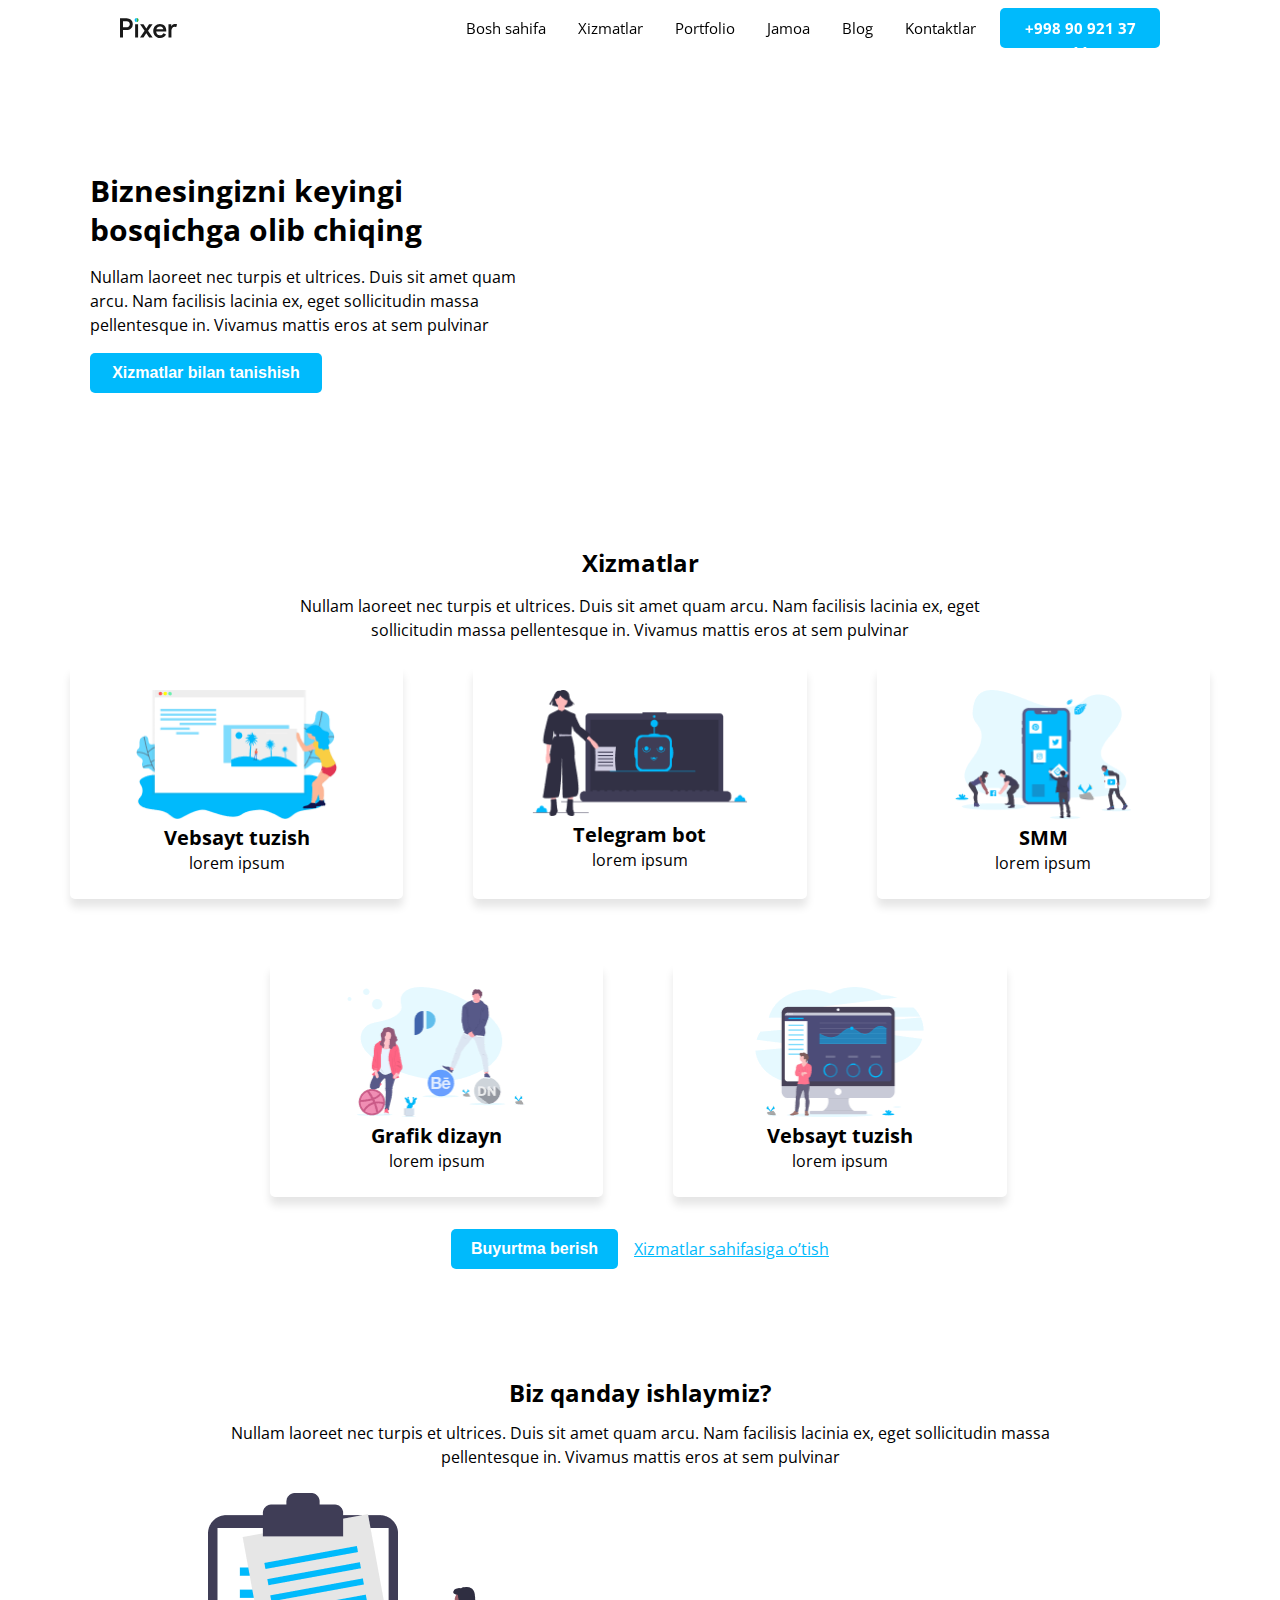
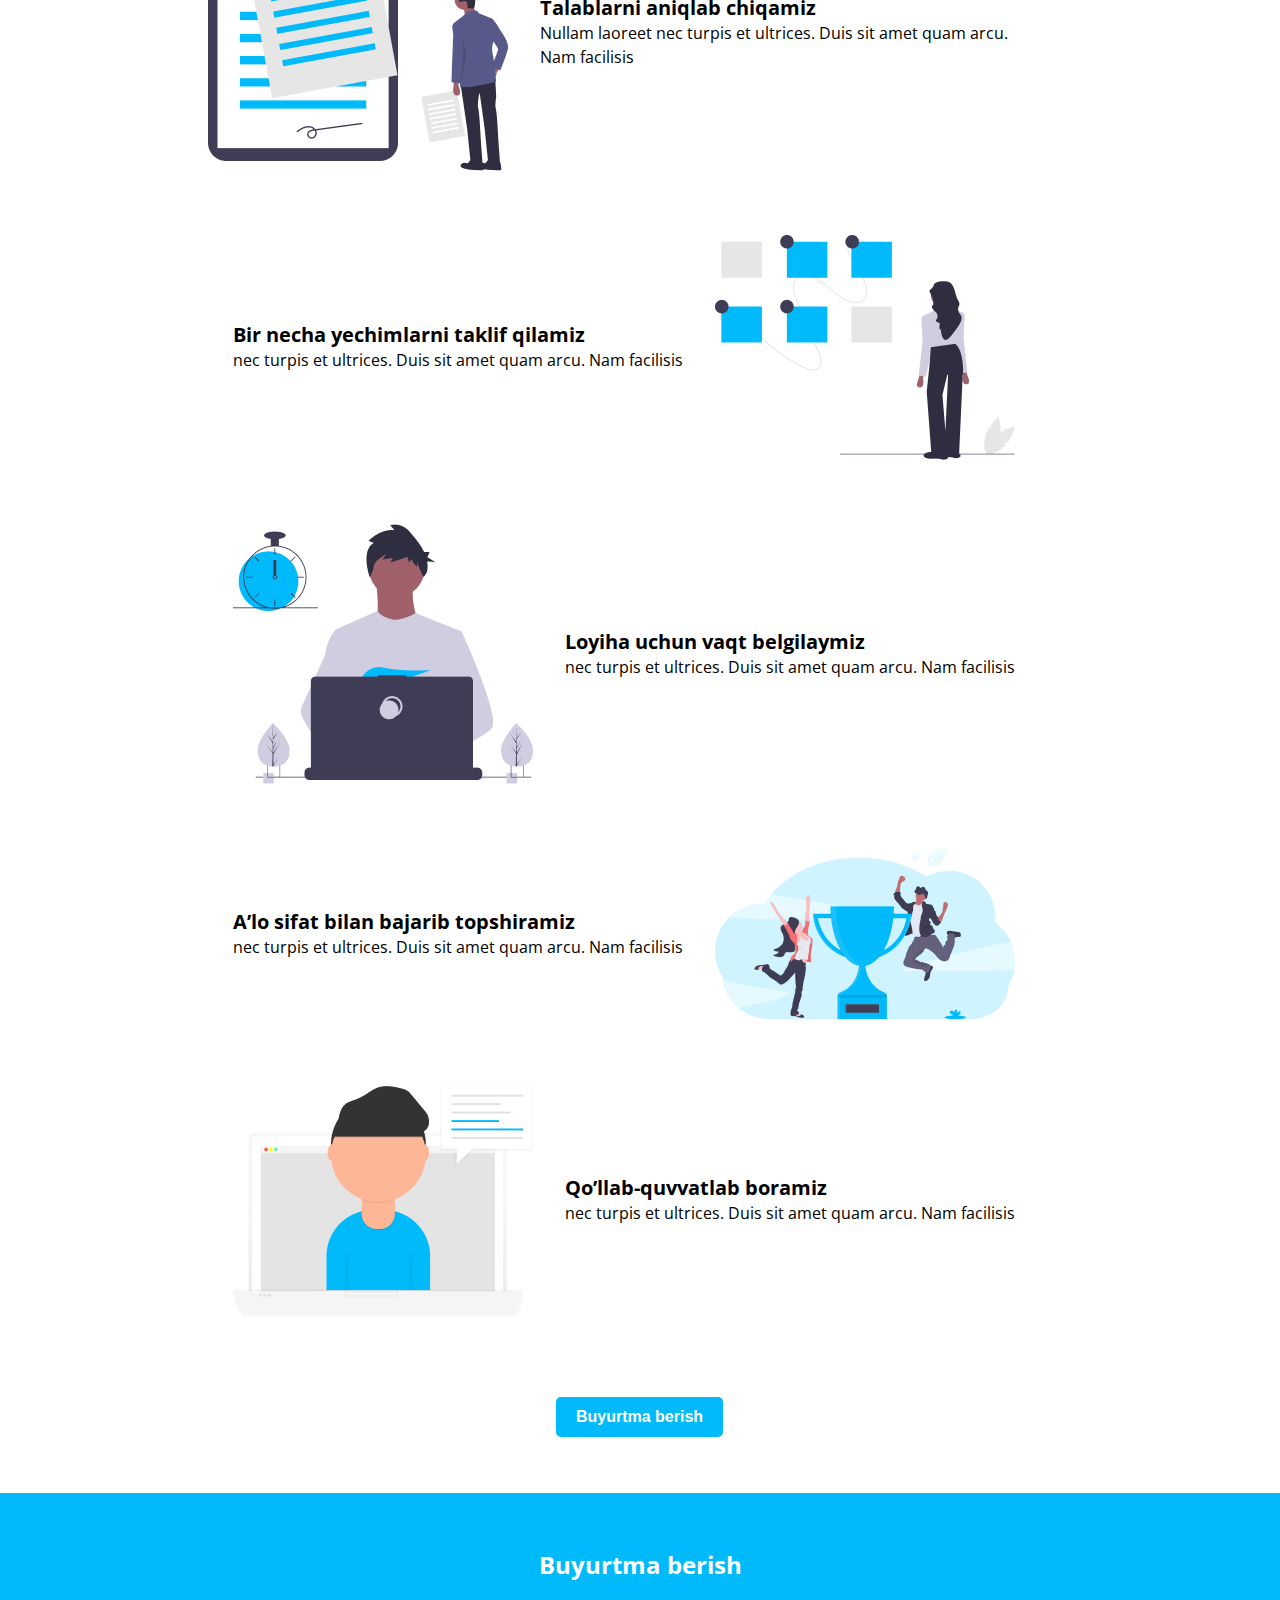
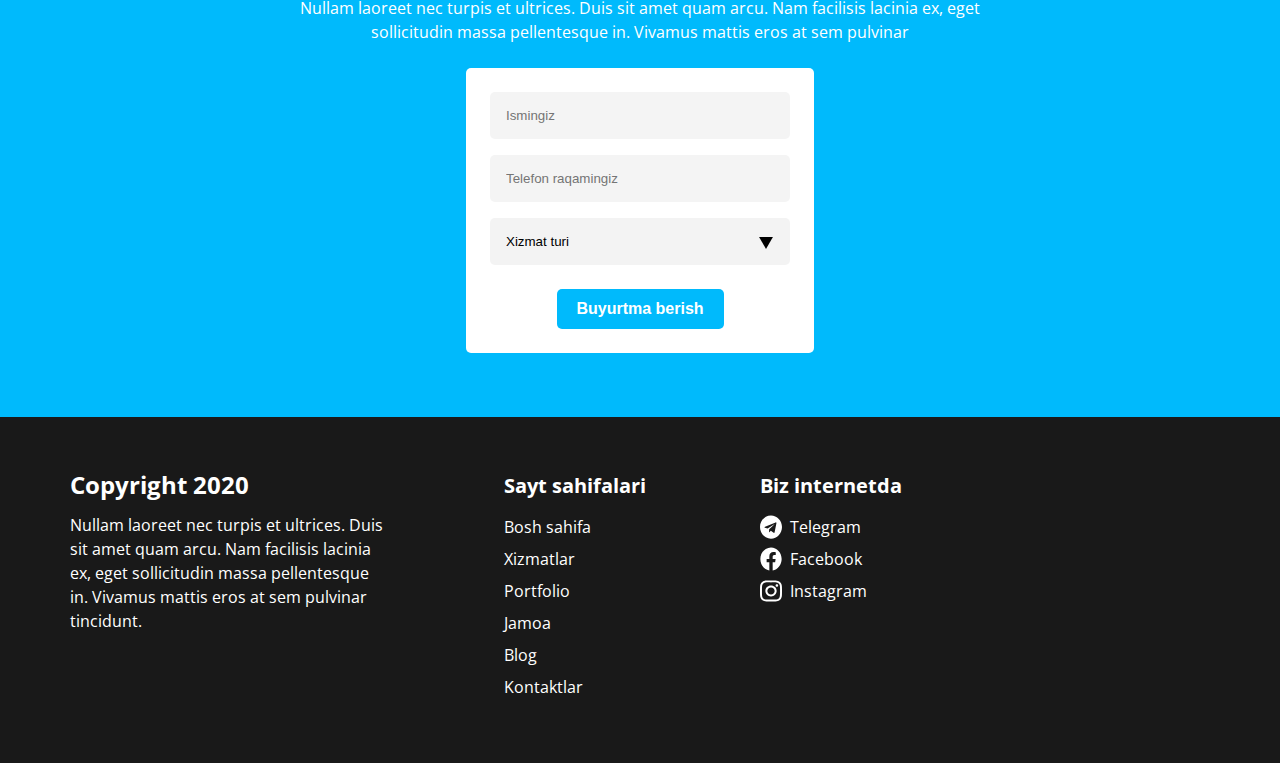
<file: index.html>
<!DOCTYPE html>
<html lang="uz">
<head>
    <meta charset="UTF-8">
    <meta http-equiv="X-UA-Compatible" content="IE=edge">
    <meta name="viewport" content="width=device-width, initial-scale=1.0">
    <title>Home</title>
    <!-- STYLES CSS -->
    <link rel="stylesheet" href="./css/main.min.css">
    <!-- <link rel="stylesheet" href="./css/normalize.css"> -->
    <!-- <link rel="stylesheet" href="./css/main.css"> -->
</head>
<body>
    <!-- HEADER -->
    <header class="header">
        <div class="container header__container">
            <a class="site-logo" href="./index.html">
                <img class="site-logo__img" src="./images/svg/site-logo.svg" alt="site-logo" width="58" height="20">
            </a>
            <nav class="header__nav">
                <ul class="nav__list">
                    <!-- NAV ITEM 1 -->
                    <li class="nav__item">
                        <a class="nav__item-link" href="./index.html">Bosh sahifa</a>
                    </li>
                    <!-- NAV ITEM 2 -->
                    <li class="nav__item">
                        <!-- DROPDOWN BTN -->
                        <div class="dropdown">
                            <a class="nav__item-link" href="#">Xizmatlar</a>
                            <div class="dropdown-content">
                                <a href="#">Vebsayt</a>
                                <a href="#">Telegram bot</a>
                                <a href="#">SMM</a>
                                <a href="#">Grafik dizayn</a>
                                <a href="#">CRM tizim</a>
                                </div>
                        </div>
                    </li>
                    <!-- NAV ITEM 3 -->
                    <li class="nav__item">
                        <a class="nav__item-link" href="#">Portfolio</a>
                    </li>
                    <!-- NAV ITEM 4 -->
                    <li class="nav__item">
                        <a class="nav__item-link" href="#">Jamoa</a>
                    </li>
                    <!-- NAV ITEM 5 -->
                    <li class="nav__item">
                        <a class="nav__item-link" href="#">Blog</a>
                    </li>
                    <!-- NAV ITEM 6 -->
                    <li class="nav__item">
                        <a class="nav__item-link" href="#">Kontaktlar</a>
                    </li>
                </ul>
            </nav>
            <a class="header__call-btn" href="tel:+998909213711"><span>+998 90 921 37 11</span></a>
        </div>
    </header>
    <!-- HEADER END -->
    
    <!-- MAIN -->
    <main class="main">

        <!-- PROMO SECTION -->
        <div class="container promo__container">
            <div class="wrapper">
                <h1 class="wrapper-title">Biznesingizni keyingi bosqichga
                    olib chiqing</h1>
                    <p class="wrapper-text">Nullam laoreet nec turpis et ultrices. Duis sit amet quam arcu. Nam facilisis lacinia ex, eget sollicitudin massa pellentesque in. Vivamus mattis eros at sem pulvinar</p>
                    <button class="site-btn wrapper-btn">Xizmatlar bilan tanishish</button>
            </div>
            <iframe width="458" height="258" src="https://www.youtube.com/embed/6_pru8U2RmM" title="YouTube video player" frameborder="0" allow="accelerometer; autoplay; clipboard-write; encrypted-media; gyroscope; picture-in-picture" allowfullscreen></iframe>
        </div>
        <!-- PROMO SECTION END -->

        <!-- SERVICES -->
        <div class="container sevices__container">
            <h2 class="section-title">Xizmatlar</h2>
            <p class="wrapper-text services__text">Nullam laoreet nec turpis et ultrices. Duis sit amet quam arcu. Nam facilisis lacinia ex, eget sollicitudin massa pellentesque in. Vivamus mattis eros at sem pulvinar</p>
            <ul class="services__list">
                <!-- SERVICES ITEM 1 -->
                <li class="services__item">
                    <img class="services__img" src="./images/png/website-illustration.png" srcset="./images/png/website-illustration.png 1x, ./images/png/website-illustration@2x.png 2x" alt="website img" width="202" height="130">
                    <h3 class="subsection-title">Vebsayt tuzish</h3>
                    <p>lorem ipsum</p>
                </li>
                <!-- SERVICES ITEM 2 -->
                <li class="services__item">
                    <img class="services__img" src="./images/png/bot-illustration.png" srcset="./images/png/bot-illustration.png 1x, ./images/png/bot-illustration@2x.png 2x" alt="bot img" width="222" height="130">
                    <h3 class="subsection-title">Telegram bot</h3>
                    <p>lorem ipsum</p>
                </li>
                <!-- SERVICES ITEM 3 -->
                <li class="services__item">
                    <img class="services__img" src="./images/png/smm-illustration.png" srcset="./images/png/smm-illustration.png 1x, ./images/png/smm-illustration@2x.png 2x" alt="smm img" width="177" height="130">
                    <h3 class="subsection-title">SMM</h3>
                    <p>lorem ipsum</p>
                </li>
                <!-- SERVICES ITEM 4 -->
                <li class="services__item">
                    <img class="services__img" src="./images/png/design-illustration.png" srcset="./images/png/design-illustration.png 1x, ./images/png/design-illustration@2x.png 2x" alt="desing img" width="179" height="130">
                    <h3 class="subsection-title">Grafik dizayn</h3>
                    <p>lorem ipsum</p>
                </li>
                <!-- SERVICES ITEM 5 -->
                <li class="services__item">
                    <img class="services__img" src="./images/png/crm-illustration.png" srcset="./images/png/crm-illustration.png 1x, ./images/png/crm-illustration@2x.png 2x" alt="crm img" width="169" height="130">
                    <h3 class="subsection-title">Vebsayt tuzish</h3>
                    <p>lorem ipsum</p>
                </li>
            </ul>
            <div class="section__footer">
                <button class="site-btn services-btn">Buyurtma berish</button>
                <a href="./html/xizmatlar.html">Xizmatlar sahifasiga o’tish</a>
            </div>
        </div>
        <!-- SERVICES END -->

        <!-- WORK -->
        <div class="container work__container">
            <h2 class="sectoin-title work__title">Biz qanday ishlaymiz?</h2>
            <p class="work__text">Nullam laoreet nec turpis et ultrices. Duis sit amet quam arcu. Nam facilisis lacinia ex, eget sollicitudin massa pellentesque in. Vivamus mattis eros at sem pulvinar</p>
            <ul class="work__list">
                <!-- WORK ITEM 1 -->
                <li class="work__item">
                    <img class="work__img" src="./images/png/talabalar-img.png"
                    srcset="./images/png/talabalar-img.png 1x, ./images/png/talabalar-img@2x.png 2x" alt="talabalar-img" width="300" height="278">
                    <div class="text__wrapper">
                        <h3 class="subsection-title work__item-title">Talablarni aniqlab chiqamiz</h3>
                        <p class="work__item-text">Nullam laoreet nec turpis et ultrices. Duis sit amet quam arcu. Nam facilisis</p>
                    </div>
                </li>
                <!-- WORK ITEM 2 -->
                <li class="work__item">
                    <img class="work__img" src="./images/png/yechimlar-img.png"
                    srcset="./images/png/yechimlar-img.png 1x, ./images/png/yechimlar-img@2x.png 2x" alt="yechimlar-img" width="300" height="224">
                    <div class="text__wrapper">
                        <h3 class="subsection-title work__item-title">Bir necha yechimlarni taklif qilamiz</h3>
                        <p class="work__item-text">nec turpis et ultrices. Duis sit amet quam arcu. Nam facilisis</p>
                    </div>
                </li>
                <!-- WORK ITEM 3 -->
                <li class="work__item">
                    <img class="work__img" src="./images/png/loyiha-img.png"
                    srcset="./images/png/loyiha-img.png 1x, ./images/png/loyiha-img@2x.png 2x" alt="loyiha-img" width="300" height="259">
                    <div class="text__wrapper">
                        <h3 class="subsection-title work__item-title">Loyiha uchun vaqt belgilaymiz</h3>
                        <p class="work__item-text">nec turpis et ultrices. Duis sit amet quam arcu. Nam facilisis</p>
                    </div>
                </li>
                <!-- WORK ITEM 4 -->
                <li class="work__item">
                    <img class="work__img" src="./images/png/sifat-img.png"
                    srcset="./images/png/sifat-img.png 1x, ./images/png/sifat-img@2x.png 2x" alt="sifat-img"
                    width="300" height="259">
                    <div class="text__wrapper">
                        <h3 class="subsection-title work__item-title">A’lo sifat bilan bajarib topshiramiz</h3>
                        <p class="work__item-text">nec turpis et ultrices. Duis sit amet quam arcu. Nam facilisis</p>
                    </div>
                </li>
                <!-- WORK ITEM 5 -->
                <li class="work__item">
                    <img class="work__img" src="./images/png/quvvatlash-img.png"
                    srcset="./images/png/quvvatlash-img.png 1x, ./images/png/quvvatlash-img@2x.png 2x" alt="quvvatlash-img"
                    width="300" height="259">
                    <div class="text__wrapper">
                        <h3 class="subsection-title work__item-title">Qo’llab-quvvatlab boramiz</h3>
                        <p class="work__item-text">nec turpis et ultrices. Duis sit amet quam arcu. Nam facilisis</p>
                    </div>
                </li>
            </ul>
            <div class="button__wrapper">
                <button class="site-btn">Buyurtma berish</button>
            </div>
        </div>
        <!-- WORK END -->

        <!-- ORDER -->
        <div class="order">
            <div class="container order__container">
                <h2 class="section-title order__title">Buyurtma berish</h2>
                <p class="section-text oreder__text">Nullam laoreet nec turpis et ultrices. Duis sit amet quam arcu. Nam facilisis lacinia ex, eget sollicitudin massa pellentesque in. Vivamus mattis eros at sem pulvinar</p>
                <form class="purchase__form" action="metod.php">
                        <input class="purchase__input" type="text" placeholder="Ismingiz" required id="text">
                        <input class="purchase__input" type="number" placeholder="Telefon raqamingiz" required id="text">
                        <select placeholder="Xizmat turi" name="xizmat turi" id="text">
                            <option value="text" disabled selected>Xizmat turi</option>
                            <option value="text">Vebsayt</option>
                            <option value="text">Telegram bot</option>
                            <option value="text">SMM</option>
                            <option value="text">Grafik dizayn</option>
                            <option value="text">CRM tizim</option>
                        </select>
                        <button class= "site-btn order__btn" href="#">Buyurtma berish</button>
                </form>
            </div>
        </div>
        <!-- ORDER END -->
    </main>
    <!-- MAIN END -->

    <!-- FOOTER -->
    <footer class="footer">
        <div class="container footer__container">
            <div class="copy__wrapper">
                <h2 class="subsectoin-title copy__title">Copyright 2020</h2>
                <p class="copy__text">Nullam laoreet nec turpis et ultrices. Duis sit amet quam arcu. Nam facilisis lacinia ex, eget sollicitudin massa pellentesque in. Vivamus mattis eros at sem pulvinar tincidunt.</p>
            </div>
            <!-- NAV BAR -->
            <nav class="footer__nav">
                <h2 class="subsection-title footer__title">Sayt sahifalari</h2>
                <ul class="footer__list">
                    <!-- footer item 1 -->
                    <li class="footer__item">
                        <a href="#" class="footer__link">Bosh sahifa</a>
                    </li>
                    <!-- footer item 2 -->
                    <li class="footer__item">
                        <a href="#" class="footer__link">Xizmatlar</a>
                    </li>
                    <!-- footer item 3 -->
                    <li class="footer__item">
                        <a href="#" class="footer__link">Portfolio</a>
                    </li>
                    <!-- footer item 4 -->
                    <li class="footer__item">
                        <a href="#" class="footer__link">Jamoa</a>
                    </li>
                    <!-- footer item 5 -->
                    <li class="footer__item">
                        <a href="#" class="footer__link">Blog</a>
                    </li>
                    <!-- footer item 6 -->
                    <li class="footer__item">
                        <a href="#" class="footer__link">Kontaktlar</a>
                    </li>
                </ul>
            </nav>
            <!-- SOCIAL MEDIA -->
            <div class="social">
                <h2 class="subsection-title social__title">Biz internetda</h2>
                <ul class="social__list">
                    <li class="social__item">
                        <a class="social__link" href="#"><img src="./images/svg/telegram.svg" alt="telegram icon" width="22" height="24">Telegram</a>
                    </li>
                    <li class="social__item">
                        <a class="social__link" href="#"><img src="./images/svg/facebook.svg" alt="facebook icon" width="22" height="24">Facebook</a>
                    </li>
                    <li class="social__item">
                        <a class="social__link" href="#"><img src="./images/svg/instagram.svg" alt="instagram icon" width="22" height="24">Instagram</a>
                    </li>
                </ul>
            </div>
        </div>
    </footer>
    <!-- FOOTER END -->
</body>
</html>
</file>
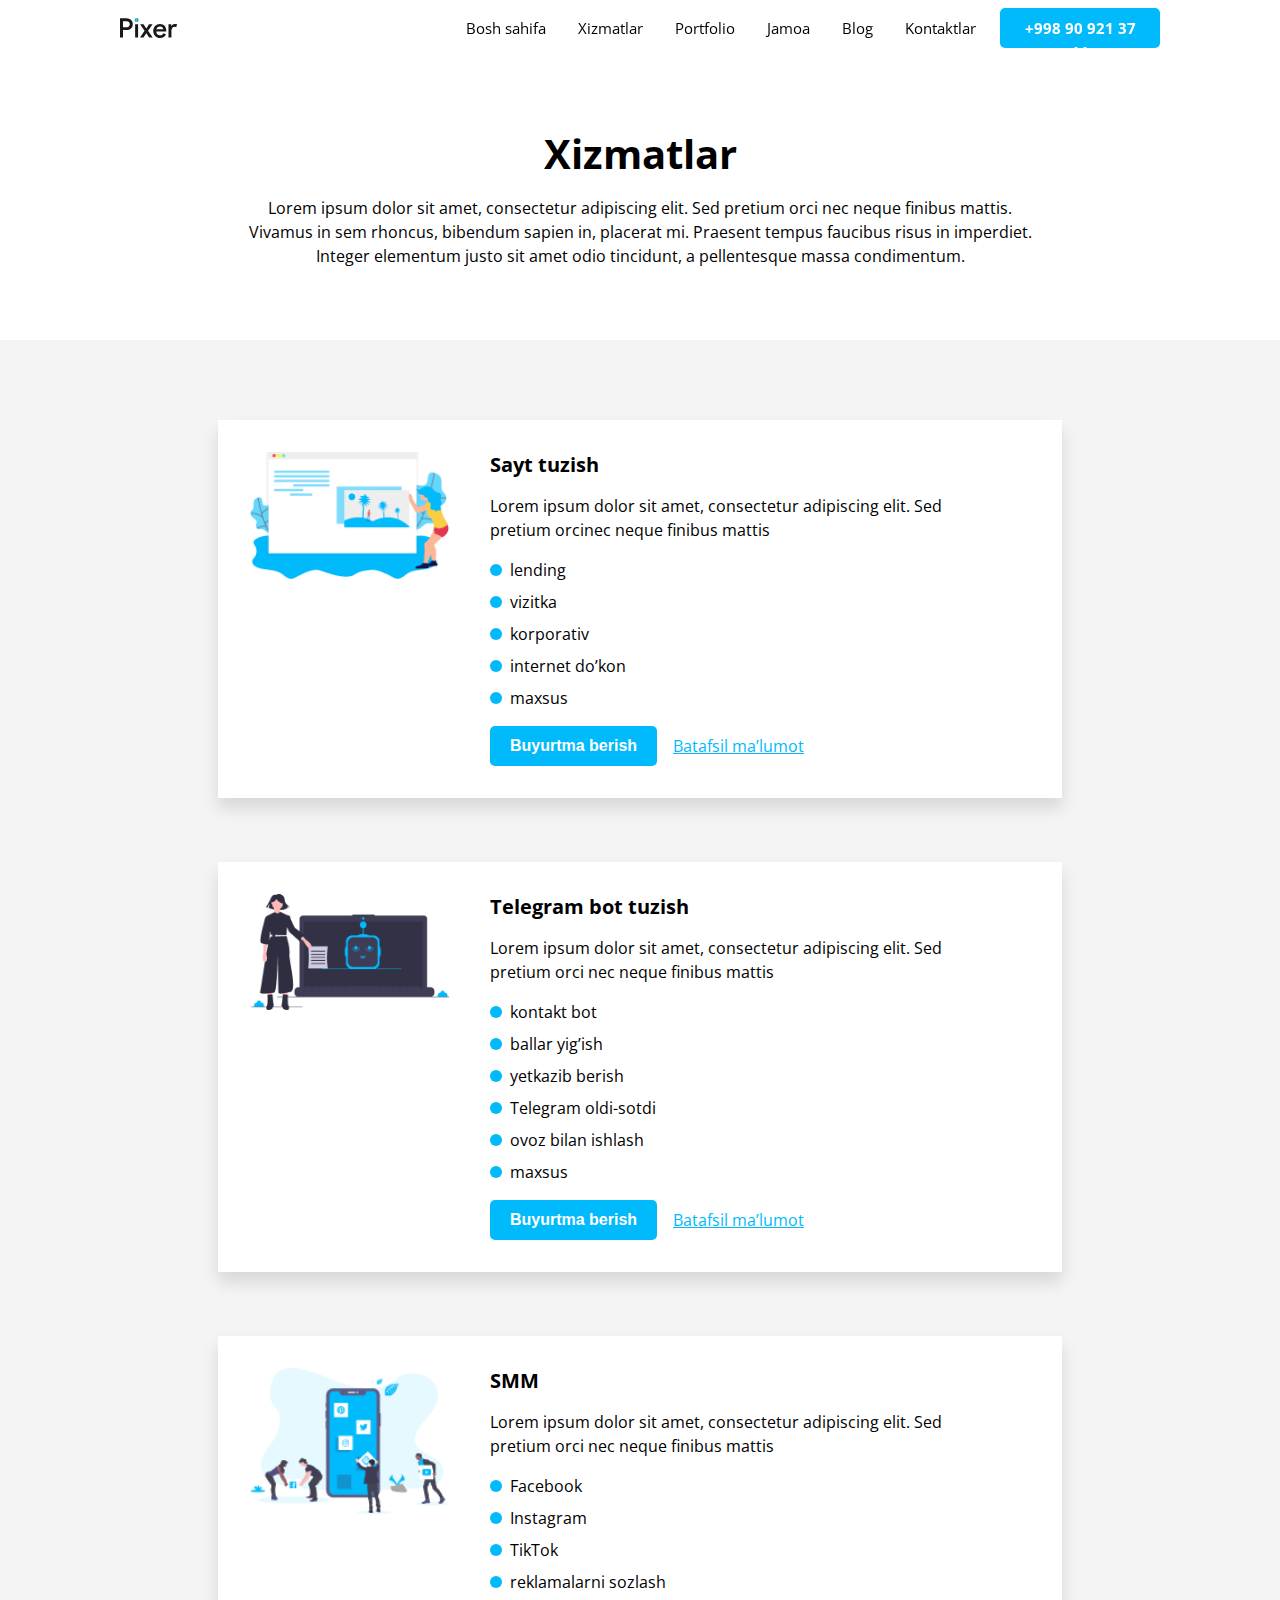
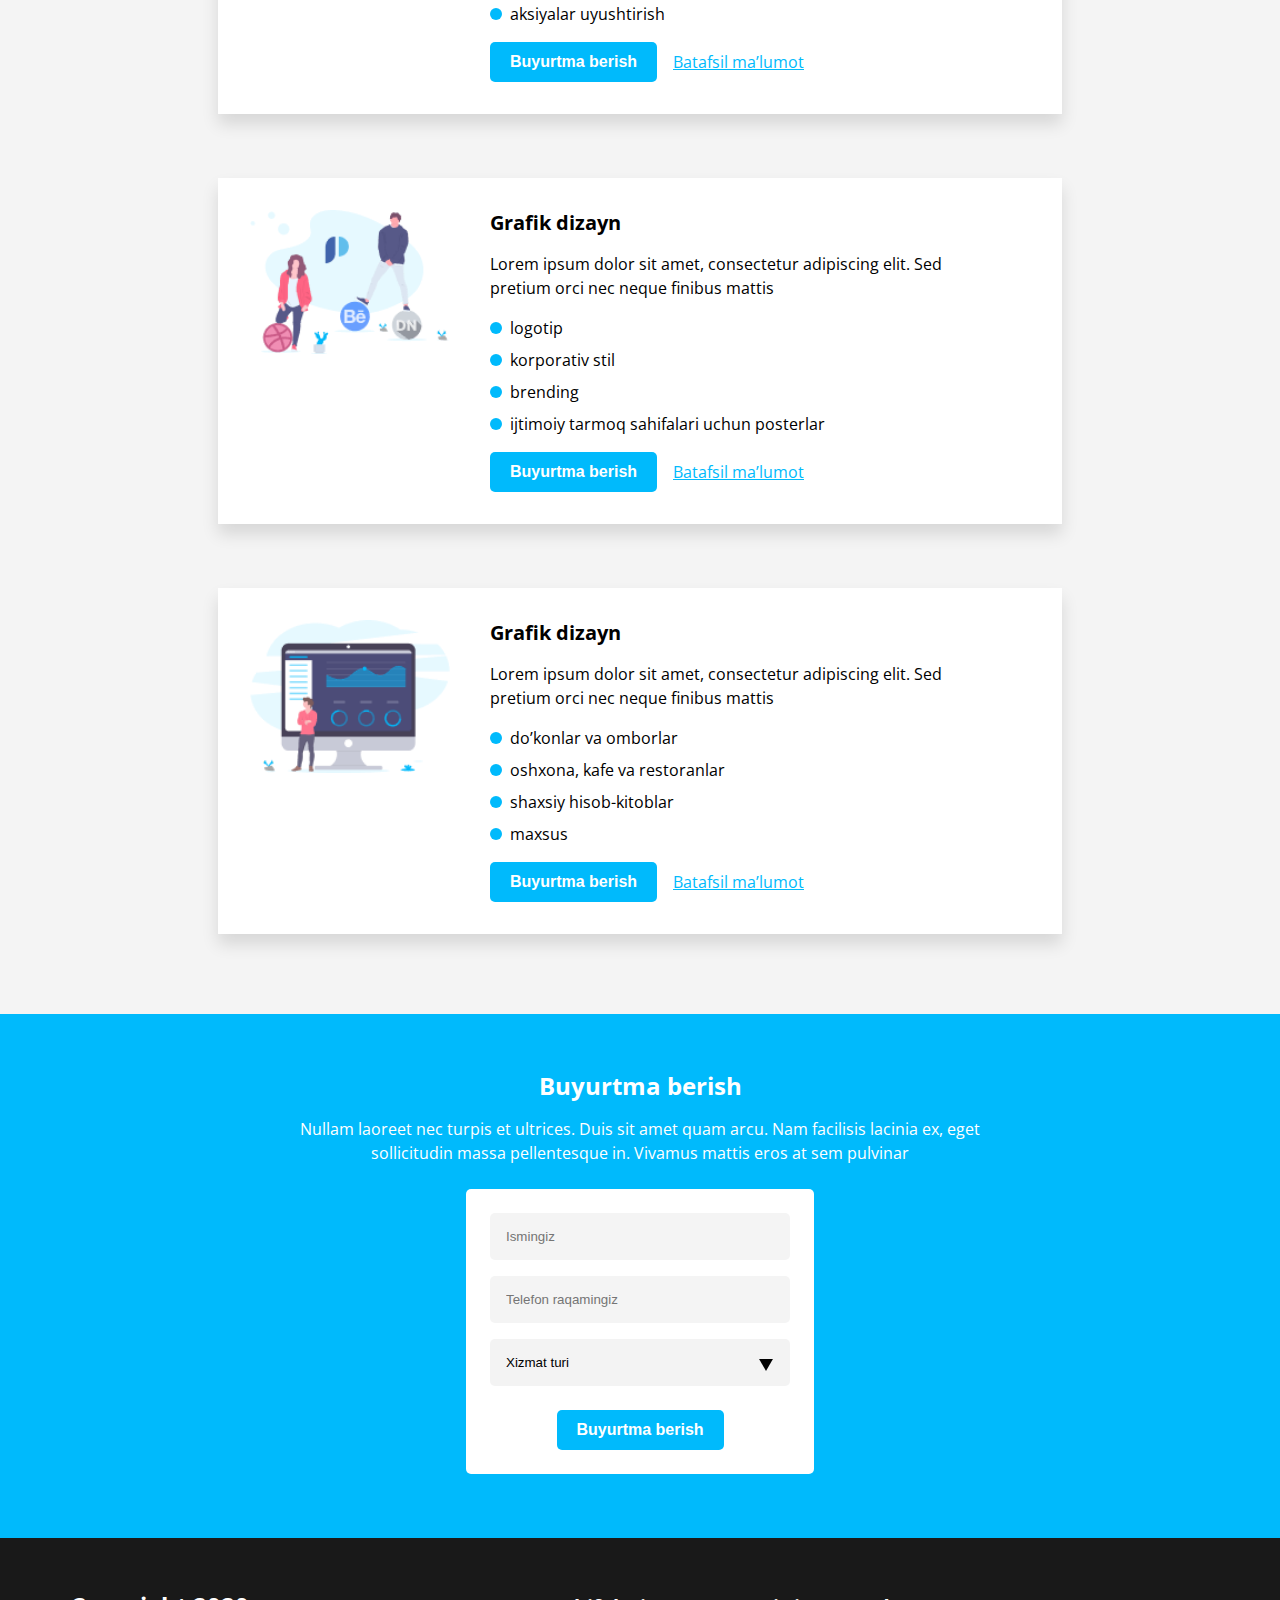
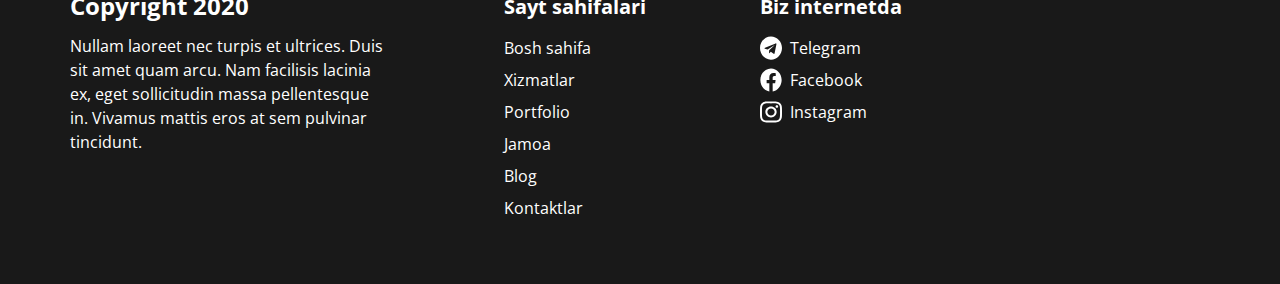
<file: html/xizmatlar.html>
<!DOCTYPE html>
<html lang="uz">
<head>
    <meta charset="UTF-8">
    <meta http-equiv="X-UA-Compatible" content="IE=edge">
    <meta name="viewport" content="width=device-width, initial-scale=1.0">
    <title>Xizmatlar</title>
    <link rel="stylesheet" href="../css/main.min.css">
    <!-- <link rel="stylesheet" href="../css/main.css"> -->
</head>
<body>
    <!-- HEADER -->
    <header class="header">
        <div class="container header__container">
            <a class="site-logo" href="../index.html">
                <img class="site-logo__img" src="../images/svg/site-logo.svg" alt="site-logo" width="58" height="20">
            </a>
            <nav class="header__nav">
                <ul class="nav__list">
                    <!-- NAV ITEM 1 -->
                    <li class="nav__item">
                        <a class="nav__item-link" href="../index.html">Bosh sahifa</a>
                    </li>
                    <!-- NAV ITEM 2 -->
                    <li class="nav__item">
                        <!-- DROPDOWN BTN -->
                        <div class="dropdown">
                            <a class="nav__item-link" href="#">Xizmatlar</a>
                            <div class="dropdown-content">
                                <a href="#">Vebsayt</a>
                                <a href="#">Telegram bot</a>
                                <a href="#">SMM</a>
                                <a href="#">Grafik dizayn</a>
                                <a href="#">CRM tizim</a>
                                </div>
                        </div>
                    </li>
                    <!-- NAV ITEM 3 -->
                    <li class="nav__item">
                        <a class="nav__item-link" href="#">Portfolio</a>
                    </li>
                    <!-- NAV ITEM 4 -->
                    <li class="nav__item">
                        <a class="nav__item-link" href="#">Jamoa</a>
                    </li>
                    <!-- NAV ITEM 5 -->
                    <li class="nav__item">
                        <a class="nav__item-link" href="#">Blog</a>
                    </li>
                    <!-- NAV ITEM 6 -->
                    <li class="nav__item">
                        <a class="nav__item-link" href="#">Kontaktlar</a>
                    </li>
                </ul>
            </nav>
            <a class="header__call-btn" href="tel:+998909213711"><span>+998 90 921 37 11</span></a>
        </div>
    </header>
    <!-- HEADER END -->

    <!-- MAIN -->
    <main class="main">

    <!-- HERO -->
        <div class="container hero__container">
            <h2 class="page-title hero__title">Xizmatlar</h2>
            <p class="hero__text">Lorem ipsum dolor sit amet, consectetur adipiscing elit. Sed pretium orci nec neque finibus mattis. Vivamus in sem rhoncus, bibendum sapien in, placerat mi. Praesent tempus faucibus risus in imperdiet. Integer elementum justo sit amet odio tincidunt, a pellentesque massa condimentum.</p>
        </div>
    <!-- HERO END -->
    
    <!-- INNER -->
    <div class="inner">
        <div class="container inner__container">
            <ul class="inner__list">
                <!-- INNER ITEM 1 -->
                <li class="inner__item">
                    <img class="inner__item-img" src="../images/png/website-illustration.png" srcset="../images/png/website-illustration.png 1x, ../images/png/website-illustration@2x.png 2x" alt="website-illustration" width="200" height="128">
                    <div class="frame__wrapper">
                        <h2 class="frame__title subsection-title">Sayt tuzish</h2>
                        <p class="frame__text">Lorem ipsum dolor sit amet, consectetur adipiscing elit. Sed pretium orcinec neque finibus mattis</p>
                        <ul class="wrap-wrapper__list">
                            <li class="wrap-wrapper__item">
                                <span class="ractangle"></span>
                                <p class="wrap-wrapper__item-text">lending</p>
                            </li>
                            <li class="wrap-wrapper__item">
                                <span class="ractangle"></span>
                                <p class="wrap-wrapper__item-text">vizitka</p>
                            </li>
                            <li class="wrap-wrapper__item">
                                <span class="ractangle"></span>
                                <p class="wrap-wrapper__item-text">korporativ</p>
                            </li>
                            <li class="wrap-wrapper__item">
                                <span class="ractangle"></span>
                                <p class="wrap-wrapper__item-text">internet do’kon</p>
                            </li>
                            <li class="wrap-wrapper__item">
                                <span class="ractangle"></span>
                                <p class="wrap-wrapper__item-text">maxsus</p>
                            </li>
                        </ul>
                        <div class="class-topalmadim">
                            <button class="site-btn">Buyurtma berish</button>
                            <a href="#">Batafsil ma’lumot</a>
                        </div>
                    </div>
                </li>
                <!-- INNER ITEM 2 -->
                <li class="inner__item">
                    <img class="inner__item-img" src="../images/png/bot-illustration.png" srcset="../images/png/bot-illustration.png 1x, ../images/png/bot-illustration@2x.png 2x" alt="bot-illustration" width="200" height="117">
                    <div class="frame__wrapper">
                        <h2 class="frame__title subsection-title">Telegram bot tuzish</h2>
                        <p class="frame__text">Lorem ipsum dolor sit amet, consectetur adipiscing elit. Sed pretium orci nec neque finibus mattis</p>
                        <ul class="wrap-wrapper__list">
                            <li class="wrap-wrapper__item">
                                <span class="ractangle"></span>
                                <p class="wrap-wrapper__item-text">kontakt bot</p>
                            </li>
                            <li class="wrap-wrapper__item">
                                <span class="ractangle"></span>
                                <p class="wrap-wrapper__item-text">ballar yig’ish</p>
                            </li>
                            <li class="wrap-wrapper__item">
                                <span class="ractangle"></span>
                                <p class="wrap-wrapper__item-text">yetkazib berish</p>
                            </li>
                            <li class="wrap-wrapper__item">
                                <span class="ractangle"></span>
                                <p class="wrap-wrapper__item-text">Telegram oldi-sotdi</p>
                            </li>
                            <li class="wrap-wrapper__item">
                                <span class="ractangle"></span>
                                <p class="wrap-wrapper__item-text">ovoz bilan ishlash</p>
                            </li>
                            <li class="wrap-wrapper__item">
                                <span class="ractangle"></span>
                                <p class="wrap-wrapper__item-text">maxsus</p>
                            </li>
                        </ul>
                        <div class="class-topalmadim">
                            <button class="site-btn">Buyurtma berish</button>
                            <a href="#">Batafsil ma’lumot</a>
                        </div>
                    </div>
                </li>
                <!-- INNER ITEM 3 -->
                <li class="inner__item">
                    <img class="inner__item-img" src="../images/png/smm-illustration.png" srcset="../images/png/smm-illustration.png 1x, ../images/png/smm-illustration@2x.png 2x" alt="smm-illustration" width="200" height="147">
                    <div class="frame__wrapper">
                        <h2 class="frame__title subsection-title">SMM</h2>
                        <p class="frame__text">Lorem ipsum dolor sit amet, consectetur adipiscing elit. Sed pretium orci nec neque finibus mattis</p>
                        <ul class="wrap-wrapper__list">
                            <li class="wrap-wrapper__item">
                                <span class="ractangle"></span>
                                <p class="wrap-wrapper__item-text">Facebook</p>
                            </li>
                            <li class="wrap-wrapper__item">
                                <span class="ractangle"></span>
                                <p class="wrap-wrapper__item-text">Instagram</p>
                            </li>
                            <li class="wrap-wrapper__item">
                                <span class="ractangle"></span>
                                <p class="wrap-wrapper__item-text">TikTok</p>
                            </li>
                            <li class="wrap-wrapper__item">
                                <span class="ractangle"></span>
                                <p class="wrap-wrapper__item-text">reklamalarni sozlash</p>
                            </li>
                            <li class="wrap-wrapper__item">
                                <span class="ractangle"></span>
                                <p class="wrap-wrapper__item-text">aksiyalar uyushtirish</p>
                            </li>
                        </ul>
                        <div class="class-topalmadim">
                            <button class="site-btn">Buyurtma berish</button>
                            <a href="#">Batafsil ma’lumot</a>
                        </div>
                    </div>
                </li>
                <!-- INNER ITEM 4 -->
                <li class="inner__item">
                    <img class="inner__item-img" src="../images/png/design-illustration.png" srcset="../images/png/design-illustration.png 1x, ../images/png/design-illustration@2x.png 2x" alt="design-illustration" width="200" height="145">
                    <div class="frame__wrapper">
                        <h2 class="frame__title subsection-title">Grafik dizayn</h2>
                        <p class="frame__text">Lorem ipsum dolor sit amet, consectetur adipiscing elit. Sed pretium orci nec neque finibus mattis</p>
                        <ul class="wrap-wrapper__list">
                            <li class="wrap-wrapper__item">
                                <span class="ractangle"></span>
                                <p class="wrap-wrapper__item-text">logotip</p>
                            </li>
                            <li class="wrap-wrapper__item">
                                <span class="ractangle"></span>
                                <p class="wrap-wrapper__item-text">korporativ stil</p>
                            </li>
                            <li class="wrap-wrapper__item">
                                <span class="ractangle"></span>
                                <p class="wrap-wrapper__item-text">brending</p>
                            </li>
                            <li class="wrap-wrapper__item">
                                <span class="ractangle"></span>
                                <p class="wrap-wrapper__item-text">ijtimoiy tarmoq sahifalari uchun posterlar</p>
                            </li>
                        </ul>
                        <div class="class-topalmadim">
                            <button class="site-btn">Buyurtma berish</button>
                            <a href="#">Batafsil ma’lumot</a>
                        </div>
                    </div>
                </li>
                <!-- INNER ITEM 5 -->
                <li class="inner__item">
                    <img class="inner__item-img" src="../images/png/crm-illustration.png" srcset="../images/png/crm-illustration.png 1x, ../images/png/crm-illustration@2x.png 2x" alt="crm-illustration" width="200" height="154">
                    <div class="frame__wrapper">
                        <h2 class="frame__title subsection-title">Grafik dizayn</h2>
                        <p class="frame__text">Lorem ipsum dolor sit amet, consectetur adipiscing elit. Sed pretium orci nec neque finibus mattis</p>
                        <ul class="wrap-wrapper__list">
                            <li class="wrap-wrapper__item">
                                <span class="ractangle"></span>
                                <p class="wrap-wrapper__item-text">do’konlar va omborlar</p>
                            </li>
                            <li class="wrap-wrapper__item">
                                <span class="ractangle"></span>
                                <p class="wrap-wrapper__item-text">oshxona, kafe va restoranlar</p>
                            </li>
                            <li class="wrap-wrapper__item">
                                <span class="ractangle"></span>
                                <p class="wrap-wrapper__item-text">shaxsiy hisob-kitoblar</p>
                            </li>
                            <li class="wrap-wrapper__item">
                                <span class="ractangle"></span>
                                <p class="wrap-wrapper__item-text">maxsus</p>
                            </li>
                        </ul>
                        <div class="class-topalmadim">
                            <button class="site-btn">Buyurtma berish</button>
                            <a href="#">Batafsil ma’lumot</a>
                        </div>
                    </div>
                </li>
            </ul>
        </div>
    </div>
    <!-- INNER END -->

    <!-- ORDER -->
    <div class="order">
        <div class="container order__container">
            <h2 class="section-title order__title">Buyurtma berish</h2>
            <p class="section-text oreder__text">Nullam laoreet nec turpis et ultrices. Duis sit amet quam arcu. Nam facilisis lacinia ex, eget sollicitudin massa pellentesque in. Vivamus mattis eros at sem pulvinar</p>
            <form class="purchase__form" action="metod.php">
                <input class="purchase__input" type="text" placeholder="Ismingiz" required id="text">
                <input class="purchase__input" type="number" placeholder="Telefon raqamingiz" required id="text">
                <select placeholder="Xizmat turi" name="xizmat turi" id="text">
                    <option class="purchase__input" value="" disabled selected>Xizmat turi</option>
                    <option value="text">Vebsayt</option>
                    <option value="text">Telegram bot</option>
                    <option value="text">SMM</option>
                    <option value="text">Grafik dizayn</option>
                    <option value="text">CRM tizim</option>
                </select>
                <button class= "site-btn order__btn" href="#">Buyurtma berish</button>
        </form>
        </div>
    </div>
    <!-- ORDER END -->

</main>
    <!-- MAIN END -->

    <!-- FOOTER -->
    <footer class="footer">
        <div class="container footer__container">
            <div class="copy__wrapper">
                <h2 class="subsectoin-title copy__title">Copyright 2020</h2>
                <p class="copy__text">Nullam laoreet nec turpis et ultrices. Duis sit amet quam arcu. Nam facilisis lacinia ex, eget sollicitudin massa pellentesque in. Vivamus mattis eros at sem pulvinar tincidunt.</p>
            </div>
            <nav class="footer__nav">
                <h2 class="subsection-title footer__title">Sayt sahifalari</h2>
                <ul class="footer__list">
                    <!-- footer item 1 -->
                    <li class="footer__item">
                        <a href="#" class="footer__link">Bosh sahifa</a>
                    </li>
                    <!-- footer item 2 -->
                    <li class="footer__item">
                        <a href="#" class="footer__link">Xizmatlar</a>
                    </li>
                    <!-- footer item 3 -->
                    <li class="footer__item">
                        <a href="#" class="footer__link">Portfolio</a>
                    </li>
                    <!-- footer item 4 -->
                    <li class="footer__item">
                        <a href="#" class="footer__link">Jamoa</a>
                    </li>
                    <!-- footer item 5 -->
                    <li class="footer__item">
                        <a href="#" class="footer__link">Blog</a>
                    </li>
                    <!-- footer item 6 -->
                    <li class="footer__item">
                        <a href="#" class="footer__link">Kontaktlar</a>
                    </li>
                </ul>
            </nav>
            <div class="social">
                <h2 class="subsection-title social__title">Biz internetda</h2>
                <ul class="social__list">
                    <li class="social__item">
                        <a class="social__link" href="#"><img src="../images/svg/telegram.svg" alt="telegram icon" width="22" height="24">Telegram</a>
                    </li>
                    <li class="social__item">
                        <a class="social__link" href="#"><img src="../images/svg/facebook.svg" alt="facebook icon" width="22" height="24">Facebook</a>
                    </li>
                    <li class="social__item">
                        <a class="social__link" href="#"><img src="../images/svg/instagram.svg" alt="instagram icon" width="22" height="24">Instagram</a>
                    </li>
                </ul>
            </div>
        </div>
    </footer>
    <!-- FOOTER END -->
</body>
</html>
</file>
<file: css/main.css>
/*/* 
* Prefixed by https://autoprefixer.github.io
* PostCSS: v8.4.14,
* Autoprefixer: v10.4.7
* Browsers: last 4 version
*/

@font-face {
  font-family: 'Open Sans';
  src: url('../fonts/') format('woff2'),
      url('../fonts/OpenSans-Regular.woff') format('woff');
  font-weight: normal;
  font-style: normal;
  font-display: swap;
}

@font-face {
  font-family: 'Open Sans';
  src: url('../fonts/OpenSans-Bold.woff2') format('woff2'),
      url('../fonts/OpenSans-Bold.woff') format('woff');
  font-weight: bold;
  font-style: normal;
  font-display: swap;
}

/* CUSTOM PROPERTY */
:root {
  --site-font: "Open Sans", "Arial", sans-serif;
  --primary-color: #00BAFC;
  --secondary-color: #000;
  --grey-bg-color: #f4f4f4;
  --text-color: #fff;
}

*,
*::after,
*::before {
  -webkit-box-sizing: border-box;
          box-sizing: border-box;
  margin: 0;
  padding: 0;
}

*:focus {
  outline: 1px solid var(--primary-color);
  outline-offset: 2px;
}

html {
  scroll-behavior: smooth;
  height: 100%;
}

::-webkit-scrollbar {
  width: 15px;
}
::-webkit-scrollbar-track {
  background: #ddd;
}
::-webkit-scrollbar-thumb {
  background-color: #019dd6;
}
body {
  display: -webkit-box;
  display: -ms-flexbox;
  display: flex;
  -webkit-box-orient: vertical;
  -webkit-box-direction: normal;
      -ms-flex-direction: column;
          flex-direction: column;
  font-family: var(--site-font);
  font-weight: 400;
  font-size: 16px;
  line-height: 24px;
  height: 100%;
  background-color: #fff;
  color: var(--secondary-color);
}

img {
  max-width: 100%;
  height: auto;
}

ul, ol {
  list-style: none;
}

button {
  border: none;
  cursor: pointer;
}

input {
  background-color: transparent;
  border: none;
}

main {
  -webkit-box-flex: 1;
      -ms-flex-positive: 1;
          flex-grow: 1;
}

a {
  text-decoration: none;
  color: inherit;
}

h1 {
  margin: 0;
}

.container {
  width: 100%;
  max-width: 1140px;
  margin: 0 auto;
  padding: 0 20px;
}

/* SITE BTN STYLES */
.site-btn {
  width: 100%;
  max-width: 167px;
  height: 40px;
  font-weight: 700;
  font-size: 16px;
  line-height: 24px;
  text-align: center;
  display: block;
  padding: 8px 16px;
  border-radius: 5px;
  color: var(--text-color);
  background-color: var(--primary-color);
  cursor: pointer;
}
.site-btn:hover {
  opacity: 0.8;
}
.site-btn:active {
  opacity: 0.6;
}
/* SITE LOGO STYLES */
.site-logo {
  width: 58.11px;
  height: 20px;
  display: block;
  outline: none;
}
.site-logo:hover {
  opacity: 0.8;
}
.site-logo:active {
  opacity: 0.6;
}
/* SECTION TITLE */
.section-title {
  font-family: var(--site-font);
  font-weight: 700;
  font-size: 24px;
  line-height: 31.2px;
}
/* SUBSECTION TITLE */
.subsection-title {
  font-family: var(--site-font);
  font-weight: 700;
  font-size: 20px;
  line-height: 26px;
}
/* SECTION TEXT */
.section-text {
  font-family: var(--site-font);
  font-weight: 400;
  font-size: 16px;
  line-height: 24px;
}
/* PAGE TITLE STYLES */
.page-title {
  font-family: var(--site-font);
  font-weight: 700;
  font-size: 40px;
  line-height: 130%;
}
/* HEADER STYLES */
.header {
  position: fixed;
  width: 100vw;
  top: 0px;
  background-color: #fff;
  padding: 8px 100px;
  -webkit-box-shadow: 0 4px 20px 0 rgba(0, 0, 0, 10%);
          box-shadow: 0 4px 20px 0 rgba(0, 0, 0, 10%);
}
.header__container {
  display: -webkit-box;
  display: -ms-flexbox;
  display: flex;
  -webkit-box-align: center;
      -ms-flex-align: center;
          align-items: center;
  -webkit-box-pack: justify;
      -ms-flex-pack: justify;
          justify-content: space-between;
}
.site-logo__img {
  width: 58.11px;
  height: 20px;
  display: block;
}
.header__nav {
  margin-left: auto;
}
.nav__list {
  display: -webkit-box;
  display: -ms-flexbox;
  display: flex;
}
.nav__item:not(:last-child) {
  margin-right: 32px;
}
.nav__item:active {
  outline: 15px solid rgba(25, 25, 25, 0.7);
  background-color: rgba(25, 25, 25, 0.7);
}

.nav__item-link {
  outline: none;
  font-size: 15px;
  position: relative;
  -webkit-transition: width 0.3s linear;
  -o-transition: width 0.3s linear;
  transition: width 0.3s linear;
}
.nav__item-link::after {
  content: "";
  width: 0%;
  height: 3px;
  background-color: #191919;
  position: absolute;
  bottom: -6px;
  left: 50%;
  -webkit-transition: width 0.2s linear;
  -o-transition: width 0.2s linear;
  transition: width 0.2s linear;
}
.nav__item-link:hover::after   {
  width: 50%;
  color: var(--secondary-color);
}
.nav__item-link::before {
  content: "";
  width: 0%;
  height: 3px;
  background-color: #191919;
  position: absolute;
  bottom: -6px;
  right: 50%;
  -webkit-transition: width 0.2s linear;
  -o-transition: width 0.2s linear;
  transition: width 0.2s linear;
}
.nav__item-link:hover::before {
  width: 50%;
  color: var(--secondary-color);
}
.header__call-btn {
  width: 100%;
  max-width: 160px;
  height: 40px;
  font-weight: 700;
  font-size: 15px;
  line-height: 24px;
  text-align: center;
  display: block;
  padding: 8px 16px;
  border-radius: 5px;
  color: var(--text-color);
  background-color: var(--primary-color);
  cursor: pointer;
  margin-left: 24px;
}
.header__call-btn:hover {
  width: 100%;
  max-width: 160px;
  height: 40px;
  font-weight: 700;
  font-size: 15px;
  line-height: 24px;
  text-align: center;
  display: block;
  border-radius: 5px;
  background-color: var(--text-color);
  color: var(--primary-color);
  border: 3px solid var(--primary-color);
  padding: 5px 10px;
}
.header__call-btn:active {
  opacity: 0.6;
}
/* DROPDOWN STYLES */
.dropdown {
  position: relative;
  display: inline-block;
  -webkit-transition: 1s linear;
  -o-transition: 1s linear;
  transition: 1s linear;
}
.dropdown-content {
  display: none;
  position: absolute;
  background-color: #f9f9f9;
  min-width: 160px;
  -webkit-box-shadow: 0px 4px 24px 0px rgba(0,0,0,0.1);
          box-shadow: 0px 4px 24px 0px rgba(0,0,0,0.1);
  z-index: 1;
}
.dropdown-content a {
  color: var(--secondary-color);
  padding: 16px 16px;
  text-decoration: none;
  display: block;
  -webkit-transition: 0.3s linear;
  -o-transition: 0.3s linear;
  transition: 0.3s linear;
}
.dropdown-content a:hover {
  background-color: var(--primary-color);
  color: var(--text-color);
}
.dropdown-content a:active {
  background-color: var(--primary-color);
  color: var(--text-color);
  opacity: 0.6;
}
.dropdown:hover .dropdown-content {
  display: block;
} 

/* MAIN STYLES */

/* PROMO SECTION */
.promo__container {
  padding: 153px 20px 80px;
  display: -webkit-box;
  display: -ms-flexbox;
  display: flex;
  -webkit-box-align: center;
      -ms-flex-align: center;
          align-items: center;
  -webkit-box-pack: justify;
      -ms-flex-pack: justify;
          justify-content: space-between;
}
.wrapper {
  width: 100%;
  max-width: 470px;
}
.wrapper-title {
  font-weight: 700;
  font-size: 30px;
  line-height: 39px;
  color: var(--secondary-color);
  margin-bottom: 16px;
}
.wrapper-text {
  width: 465px;
  margin-bottom: 16px;
}
.wrapper-btn {
  width: 100%;
  max-width: 232px;
}
/* SERVICES SECTION */
.sevices__container {
  padding: 56px 0px;
  text-align: center;
}
.sevices__container h2 {
  margin-bottom: 16px;
}
.services__text {
  width: 100%;
  max-width: 719px;
  margin-right: auto;
  margin-left: auto;
  margin-bottom: 16px;
}
.services__list {
  display: -ms-grid;
  display: grid;
  grid-template-columns: repeat(auto-fit, minmax(250px, 1fr));
  -webkit-column-gap: 70px;
    -moz-column-gap: 70px;
          column-gap: 70px;
  row-gap: 48px;
  padding-top: 8px;
}
.services__item {
  padding: 24px 58.6px;
  -webkit-box-shadow: 0 8px 8px 0 rgba(0, 0, 0, 0.1);
          box-shadow: 0 8px 8px 0 rgba(0, 0, 0, 0.1);
  margin-bottom: 16px;
  border-radius: 5px;
}
.services__item:hover {
  -webkit-box-shadow: 0 12px 21px 0 rgba(0, 0, 0, 0.1);
          box-shadow: 0 12px 21px 0 rgba(0, 0, 0, 0.1);
}
.services__item:active {
  -webkit-box-shadow: 0 4px 4px 0 rgba(0, 0, 0, 0.2);
          box-shadow: 0 4px 4px 0 rgba(0, 0, 0, 0.2);
}
.services__item:nth-child(4) {
  width: 100%;
  margin-left: 200px;
}
.services__item:nth-child(5) {
  width: 100%;
  margin-left: 200px;
}
.section__footer {
  width: 100%;
  max-width: 378px;
  display: -webkit-box;
  display: -ms-flexbox;
  display: flex;
  -webkit-box-align: center;
      -ms-flex-align: center;
          align-items: center;
  -webkit-box-pack: justify;
      -ms-flex-pack: justify;
          justify-content: space-between;
  margin-top: 16px;
  margin-left: auto;
  margin-right: auto;

}
.services-btn {
  width: 100%;
  max-width: 167px;

}
.section__footer a {
  color: var(--primary-color);
  -webkit-text-decoration-line: underline;
          text-decoration-line: underline;
}

/* WORK SECTION STYLES */
.work__container {
  padding: 56px 134px;
  text-align: center;
}
.work__title {
  margin-bottom: 16px;
}
.work__text {
  margin-bottom: 16px;
}
.work__list {
  display: -webkit-box;
  display: -ms-flexbox;
  display: flex;
  -webkit-box-orient: vertical;
  -webkit-box-direction: normal;
      -ms-flex-direction: column;
          flex-direction: column;
  -webkit-box-align: center;
      -ms-flex-align: center;
          align-items: center;
}
.work__item {
  padding: 8px 0px;
  display: -webkit-box;
  display: -ms-flexbox;
  display: flex;
  -webkit-box-align: center;
      -ms-flex-align: center;
          align-items: center;
  -webkit-box-pack: justify;
      -ms-flex-pack: justify;
          justify-content: space-between;
  margin-bottom: 48px;
}
.work__item:nth-child(even) {
  display: -webkit-box;
  display: -ms-flexbox;
  display: flex;
  -webkit-box-orient: horizontal;
  -webkit-box-direction: reverse;
      -ms-flex-direction: row-reverse;
          flex-direction: row-reverse;
}
.work__img {
  margin-right: 32px;
  -webkit-transition: all 0.5s;
  -o-transition: all 0.5s;
  transition: all 0.5s;
}
.work__img:hover {
  -webkit-transform: scale(1.1);
      -ms-transform: scale(1.1);
          transform: scale(1.1);
}
.text__wrapper {
  width: 100%;
  max-width: 500px;
  text-align: left;
  -webkit-box-pack: justify;
      -ms-flex-pack: justify;
          justify-content: space-between;
  margin-right: 32px;
}
.button__wrapper {
  width: 100%;
  max-width: 344px;
  margin-left: auto;
  margin-right: auto;
  padding: 24px 88px 0;
}

/* ORDER STYLES */
.order {
  background-color: var(--primary-color);
}
.order__container {
  text-align: center;
  padding: 56px 0 64px;
}
.order__title {
  color: var(--text-color);
  margin-bottom: 16px;
}
.oreder__text {
  width: 100%;
  max-width: 719px;
  color: var(--text-color);
  margin-left: auto;
  margin-right: auto;
  margin-bottom: 24px;
}
.purchase__form {
  padding: 24px;
  background-color: var(--text-color);
  display: -webkit-box;
  display: -ms-flexbox;
  display: flex;
  -webkit-box-orient: vertical;
  -webkit-box-direction: normal;
      -ms-flex-direction: column;
          flex-direction: column;
  position: relative;
  width: 348px;
  margin-left: auto;
  margin-right: auto;
  border-radius: 5px;
}
.purchase__input {
  width: 300px;
  outline: none;
  background-color: var(--grey-bg-color);
  color: var(--secondary-color);
  border-radius: 5px;
  margin-bottom: 16px;
  margin-left: auto;
  margin-right: auto;
  padding: 16px;
}
.order__btn {
  display: inline-block;
  width: 167px;
  text-align: center;
  margin-left: auto;
  margin-right: auto;
  outline: none;
}
.form__icon {
  position: absolute;
  top: 174px;
  right: 44px;
  cursor: pointer;
}

/* FOOTER STYLES */
.footer {
  background-color: #191919;
  color: var(--text-color);
}
.footer__container {
  padding: 56px 308px 56px 0;
  display: -webkit-box;
  display: -ms-flexbox;
  display: flex;
  -webkit-box-pack: justify;
      -ms-flex-pack: justify;
          justify-content: space-between;
}
/* COPY STYLES */
.copy__wrapper {
  width: 100%;
  max-width: 320px;
}
.copy__title {
  margin-bottom: 16px;
}
/* FOOTER NAV STLES */
.footer__title {
  margin-bottom: 16px;
}
.footer__item {
  margin-bottom: 8px;
}
.footer__item:active {
  opacity: 0.6;
}
.footer__link {
  outline: none;
}
.footer__link:hover {
  color: var(--primary-color);
  -webkit-transition: .2s linear;
  -o-transition: .2s linear;
  transition: .2s linear;
}
/* SOCIAL STYLES */
.social__title {
  margin-bottom: 16px;
}
.social__item {
  display: -webkit-box;
  display: -ms-flexbox;
  display: flex;
  -webkit-box-orient: vertical;
  -webkit-box-direction: normal;
      -ms-flex-direction: column;
          flex-direction: column;
}
.social__item:active {
  opacity: 0.6;
}
.social__item:not(:last-child) {
  margin-bottom: 8px;
}
.social__link {
  display: -webkit-box;
  display: -ms-flexbox;
  display: flex;
  -webkit-box-align: center;
      -ms-flex-align: center;
          align-items: center;
  outline: none;
}
.social__link:hover {
  color: var(--primary-color);
  -webkit-transition: .2s linear;
  -o-transition: .2s linear;
  transition: .2s linear;
}
.social__link img {
  margin-right: 8px;
}

/* select stules */
select {
  -webkit-appearance: none;
    -moz-appearance: none;
          appearance: none;
  background-image: url(../images/svg/form-icon.svg);
  background-repeat: no-repeat;
  background-position: center right 16px;
  padding: 16px;
  cursor: pointer;
  border: none;
  background-color: #f3f3f3;
  border-radius: 5px;
  margin-bottom: 24px;
}

/* XIZMATLAR STYLES */

/* HERO STYLES */
.hero__container {
  padding: 128px 0 72px;
  text-align: center;
}
.hero__title {
  margin-bottom: 16px;
}
.hero__text {
  width: 100%;
  max-width: 800px;
  margin-left: auto;
  margin-right: auto;
}

/* INNER STYLES */
.inner {
  background-color: var(--grey-bg-color);
}
.inner__container {
  padding: 80px 148px;
}
.inner__list {
  display: -ms-grid;
  display: grid;
  grid-template-columns: repeat(auto-fit, minmax(804px, 1fr));
  -webkit-column-gap: 64px;
    -moz-column-gap: 64px;
          column-gap: 64px;
}
.inner__item {
  padding: 32px;
  display: -webkit-box;
  display: -ms-flexbox;
  display: flex;
  -webkit-box-align: center;
      -ms-flex-align: center;
          align-items: center;
  background-color: var(--text-color);
  -webkit-box-shadow: 0 10px 16px 0 rgba(0, 0, 0, 0.12);
          box-shadow: 0 10px 16px 0 rgba(0, 0, 0, 0.12);
}
.inner__item:not(:last-child) {
  margin-bottom: 64px;
}
.inner__item-img {
  width: 200px;
  margin-right: 40px;
  margin-bottom: auto;
  -webkit-transition: all 0.5s;
  -o-transition: all 0.5s;
  transition: all 0.5s;
}
.inner__item-img:hover {
  -webkit-transform: scale(.9);
      -ms-transform: scale(.9);
          transform: scale(.9);
}
.frame__wrapper {
  width: 100%;
  max-width: 500px;
}
.frame__title {
  margin-bottom: 16px;
}
.frame__text {
  width: 100%;
  max-width: 500px;
  margin-bottom: 16px;
}
.wrap-wrapper__list {
  margin-bottom: 16px;
}
.wrap-wrapper__item {
  display: -webkit-box;
  display: -ms-flexbox;
  display: flex;
  -webkit-box-align: center;
      -ms-flex-align: center;
          align-items: center;
}
.wrap-wrapper__item:not(:last-child) {
  margin-bottom: 8px;
}
.ractangle {
  width: 12px;
  height: 12px;
  display: inline-block;
  border-radius: 50%;
  background: var(--primary-color);
  margin-right: 8px;
}
.class-topalmadim {
  display: -webkit-box;
  display: -ms-flexbox;
  display: flex;
  -webkit-box-align: center;
      -ms-flex-align: center;
          align-items: center;
}
.class-topalmadim a {
  color: var(--primary-color);
  -webkit-text-decoration-line: underline;
          text-decoration-line: underline;
  margin-left: 16px;
}
</file>
<file: css/main.min.css>
body,html{height:100%}button,input{border:none}.site-btn,body{font-size:16px;line-height:24px}.page-title,.section-text,.section-title,.subsection-title,body{font-family:var(--site-font)}.dropdown-content a:hover,.header__call-btn,.site-btn{color:var(--text-color)}.purchase__form,.social__item,.work__list,body{-webkit-box-orient:vertical;-webkit-box-direction:normal}.form__icon,.site-btn,button,select{cursor:pointer}.class-topalmadim a,.section__footer a{-webkit-text-decoration-line:underline;text-decoration-line:underline}@font-face{font-family:'Open Sans';src:url('../fonts/') format('woff2'),url('../fonts/OpenSans-Regular.woff') format('woff');font-weight:400;font-style:normal;font-display:swap}@font-face{font-family:'Open Sans';src:url('../fonts/OpenSans-Bold.woff2') format('woff2'),url('../fonts/OpenSans-Bold.woff') format('woff');font-weight:700;font-style:normal;font-display:swap}:root{--site-font:"Open Sans","Arial",sans-serif;--primary-color:#00BAFC;--secondary-color:#000;--grey-bg-color:#f4f4f4;--text-color:#fff}*,::after,::before{-webkit-box-sizing:border-box;box-sizing:border-box;margin:0;padding:0}:focus{outline:1px solid var(--primary-color);outline-offset:2px}html{scroll-behavior:smooth}::-webkit-scrollbar{width:15px}::-webkit-scrollbar-track{background:#ddd}::-webkit-scrollbar-thumb{background-color:#019dd6}body{display:-webkit-box;display:-ms-flexbox;display:flex;-ms-flex-direction:column;flex-direction:column;font-weight:400;background-color:#fff;color:var(--secondary-color)}img{max-width:100%;height:auto}ol,ul{list-style:none}input{background-color:transparent}main{-webkit-box-flex:1;-ms-flex-positive:1;flex-grow:1}a{text-decoration:none;color:inherit}h1{margin:0}.container{width:100%;max-width:1140px;margin:0 auto;padding:0 20px}.copy__title,.footer__title,.frame__title,.hero__title,.services__item,.services__text,.sevices__container h2,.social__title,.work__text,.work__title,.wrap-wrapper__list,.wrapper-text,.wrapper-title{margin-bottom:16px}.site-btn{width:100%;max-width:167px;height:40px;font-weight:700;text-align:center;display:block;padding:8px 16px;border-radius:5px;background-color:var(--primary-color)}.site-btn:hover,.site-logo:hover{opacity:.8}.footer__item:active,.header__call-btn:active,.site-btn:active,.site-logo:active,.social__item:active{opacity:.6}.site-logo{width:58.11px;height:20px;display:block;outline:0}.section-title{font-weight:700;font-size:24px;line-height:31.2px}.subsection-title{font-weight:700;font-size:20px;line-height:26px}.section-text{font-weight:400;font-size:16px;line-height:24px}.page-title{font-weight:700;font-size:40px;line-height:130%}.header{position:fixed;width:100vw;top:0;background-color:#fff;padding:8px 100px;-webkit-box-shadow:0 4px 20px 0 rgba(0,0%,0%,10%);box-shadow:0 4px 20px 0 rgba(0,0%,0%,10%)}.header__container{display:-webkit-box;display:-ms-flexbox;display:flex;-webkit-box-align:center;-ms-flex-align:center;align-items:center;-webkit-box-pack:justify;-ms-flex-pack:justify;justify-content:space-between}.site-logo__img{width:58.11px;height:20px;display:block}.header__nav{margin-left:auto}.nav__list{display:-webkit-box;display:-ms-flexbox;display:flex}.nav__item:not(:last-child){margin-right:32px}.nav__item:active{outline:rgba(25,25,25,.7) solid 15px;background-color:rgba(25,25,25,.7)}.nav__item-link::after,.nav__item-link::before{content:"";width:0%;height:3px;background-color:#191919;position:absolute;bottom:-6px}.nav__item-link{outline:0;font-size:15px;position:relative;-webkit-transition:width .3s linear;-o-transition:width .3s linear;transition:width .3s linear}.nav__item-link::after{left:50%;-webkit-transition:width .2s linear;-o-transition:width .2s linear;transition:width .2s linear}.nav__item-link:hover::after,.nav__item-link:hover::before{width:50%;color:var(--secondary-color)}.nav__item-link::before{right:50%;-webkit-transition:width .2s linear;-o-transition:width .2s linear;transition:width .2s linear}.header__call-btn,.header__call-btn:hover{max-width:160px;height:40px;font-size:15px;line-height:24px;border-radius:5px;display:block;width:100%;font-weight:700;text-align:center}.header__call-btn{padding:8px 16px;background-color:var(--primary-color);cursor:pointer;margin-left:24px}.section__footer,.services__text{margin-left:auto;margin-right:auto}.header__call-btn:hover{background-color:var(--text-color);color:var(--primary-color);border:3px solid var(--primary-color);padding:5px 10px}.dropdown{position:relative;display:inline-block;-webkit-transition:1s linear;-o-transition:1s linear;transition:1s linear}.dropdown-content{display:none;position:absolute;background-color:#f9f9f9;min-width:160px;-webkit-box-shadow:0 4px 24px 0 rgba(0,0,0,.1);box-shadow:0 4px 24px 0 rgba(0,0,0,.1);z-index:1}.promo__container,.section__footer{display:-webkit-box;display:-ms-flexbox}.dropdown-content a:active,.dropdown-content a:hover,.order{background-color:var(--primary-color)}.dropdown-content a{color:var(--secondary-color);padding:16px;text-decoration:none;display:block;-webkit-transition:.3s linear;-o-transition:.3s linear;transition:.3s linear}.class-topalmadim a,.footer__link:hover,.section__footer a,.social__link:hover{color:var(--primary-color)}.dropdown-content a:active{color:var(--text-color);opacity:.6}.dropdown:hover .dropdown-content{display:block}.promo__container{padding:153px 20px 80px;display:flex;-webkit-box-align:center;-ms-flex-align:center;align-items:center;-webkit-box-pack:justify;-ms-flex-pack:justify;justify-content:space-between}.wrapper{width:100%;max-width:470px}.wrapper-title{font-weight:700;font-size:30px;line-height:39px;color:var(--secondary-color)}.wrapper-text{width:465px}.wrapper-btn{width:100%;max-width:232px}.sevices__container{padding:56px 0;text-align:center}.services__text{width:100%;max-width:719px}.services__list{display:-ms-grid;display:grid;grid-template-columns:repeat(auto-fit,minmax(250px,1fr));-webkit-column-gap:70px;-moz-column-gap:70px;column-gap:70px;row-gap:48px;padding-top:8px}.services__item{padding:24px 58.6px;-webkit-box-shadow:0 8px 8px 0 rgba(0,0,0,.1);box-shadow:0 8px 8px 0 rgba(0,0,0,.1);border-radius:5px}.services__item:hover{-webkit-box-shadow:0 12px 21px 0 rgba(0,0,0,.1);box-shadow:0 12px 21px 0 rgba(0,0,0,.1)}.services__item:active{-webkit-box-shadow:0 4px 4px 0 rgba(0,0,0,.2);box-shadow:0 4px 4px 0 rgba(0,0,0,.2)}.services__item:nth-child(4),.services__item:nth-child(5){width:100%;margin-left:200px}.section__footer{width:100%;max-width:378px;display:flex;-webkit-box-align:center;-ms-flex-align:center;align-items:center;-webkit-box-pack:justify;-ms-flex-pack:justify;justify-content:space-between;margin-top:16px}.work__item,.work__list{display:-webkit-box;display:-ms-flexbox}.services-btn{width:100%;max-width:167px}.work__container{padding:56px 134px;text-align:center}.work__list{display:flex;-ms-flex-direction:column;flex-direction:column;-webkit-box-align:center;-ms-flex-align:center;align-items:center}.work__item{padding:8px 0;display:flex;-webkit-box-align:center;-ms-flex-align:center;align-items:center;-webkit-box-pack:justify;-ms-flex-pack:justify;justify-content:space-between;margin-bottom:48px}.work__item:nth-child(2n){display:-webkit-box;display:-ms-flexbox;display:flex;-webkit-box-orient:horizontal;-webkit-box-direction:reverse;-ms-flex-direction:row-reverse;flex-direction:row-reverse}.work__img{margin-right:32px;-webkit-transition:.5s;-o-transition:.5s;transition:.5s}.work__img:hover{-webkit-transform:scale(1.1);-ms-transform:scale(1.1);transform:scale(1.1)}.text__wrapper{width:100%;max-width:500px;text-align:left;-webkit-box-pack:justify;-ms-flex-pack:justify;justify-content:space-between;margin-right:32px}.button__wrapper,.hero__text,.order__btn,.oreder__text,.purchase__form,.purchase__input{margin-left:auto;margin-right:auto}.button__wrapper{width:100%;max-width:344px;padding:24px 88px 0}.order__container{text-align:center;padding:56px 0 64px}.order__title{color:var(--text-color);margin-bottom:16px}.oreder__text{width:100%;max-width:719px;color:var(--text-color);margin-bottom:24px}.purchase__form{padding:24px;background-color:var(--text-color);display:-webkit-box;display:-ms-flexbox;display:flex;-ms-flex-direction:column;flex-direction:column;position:relative;width:348px;border-radius:5px}.purchase__input{width:300px;outline:0;background-color:var(--grey-bg-color);color:var(--secondary-color);border-radius:5px;margin-bottom:16px;padding:16px}.footer__item,.social__item:not(:last-child){margin-bottom:8px}.order__btn{display:inline-block;width:167px;text-align:center;outline:0}.footer__container,.social__item{display:-webkit-box;display:-ms-flexbox}.form__icon{position:absolute;top:174px;right:44px}.footer{background-color:#191919;color:var(--text-color)}.footer__container{padding:56px 308px 56px 0;display:flex;-webkit-box-pack:justify;-ms-flex-pack:justify;justify-content:space-between}.copy__wrapper{width:100%;max-width:320px}.footer__link{outline:0}.footer__link:hover{-webkit-transition:.2s linear;-o-transition:.2s linear;transition:.2s linear}.social__item{display:flex;-ms-flex-direction:column;flex-direction:column}.inner__item,.social__link{display:-webkit-box;display:-ms-flexbox;-webkit-box-align:center}.social__link{display:flex;-ms-flex-align:center;align-items:center;outline:0}.social__link:hover{-webkit-transition:.2s linear;-o-transition:.2s linear;transition:.2s linear}.social__link img{margin-right:8px}select{-webkit-appearance:none;-moz-appearance:none;appearance:none;background-image:url(../images/svg/form-icon.svg);background-repeat:no-repeat;background-position:center right 16px;padding:16px;border:none;background-color:#f3f3f3;border-radius:5px;margin-bottom:24px}.hero__container{padding:128px 0 72px;text-align:center}.hero__text{width:100%;max-width:800px}.inner{background-color:var(--grey-bg-color)}.inner__container{padding:80px 148px}.inner__list{display:-ms-grid;display:grid;grid-template-columns:repeat(auto-fit,minmax(804px,1fr));-webkit-column-gap:64px;-moz-column-gap:64px;column-gap:64px}.inner__item{padding:32px;display:flex;-ms-flex-align:center;align-items:center;background-color:var(--text-color);-webkit-box-shadow:0 10px 16px 0 rgba(0,0,0,.12);box-shadow:0 10px 16px 0 rgba(0,0,0,.12)}.inner__item:not(:last-child){margin-bottom:64px}.inner__item-img{width:200px;margin-right:40px;margin-bottom:auto;-webkit-transition:.5s;-o-transition:.5s;transition:.5s}.frame__text,.frame__wrapper{width:100%;max-width:500px}.inner__item-img:hover{-webkit-transform:scale(.9);-ms-transform:scale(.9);transform:scale(.9)}.frame__text{margin-bottom:16px}.class-topalmadim,.wrap-wrapper__item{display:-webkit-box;display:-ms-flexbox;display:flex;-webkit-box-align:center;-ms-flex-align:center;align-items:center}.wrap-wrapper__item:not(:last-child){margin-bottom:8px}.ractangle{width:12px;height:12px;display:inline-block;border-radius:50%;background:var(--primary-color);margin-right:8px}.class-topalmadim a{margin-left:16px}
</file>
